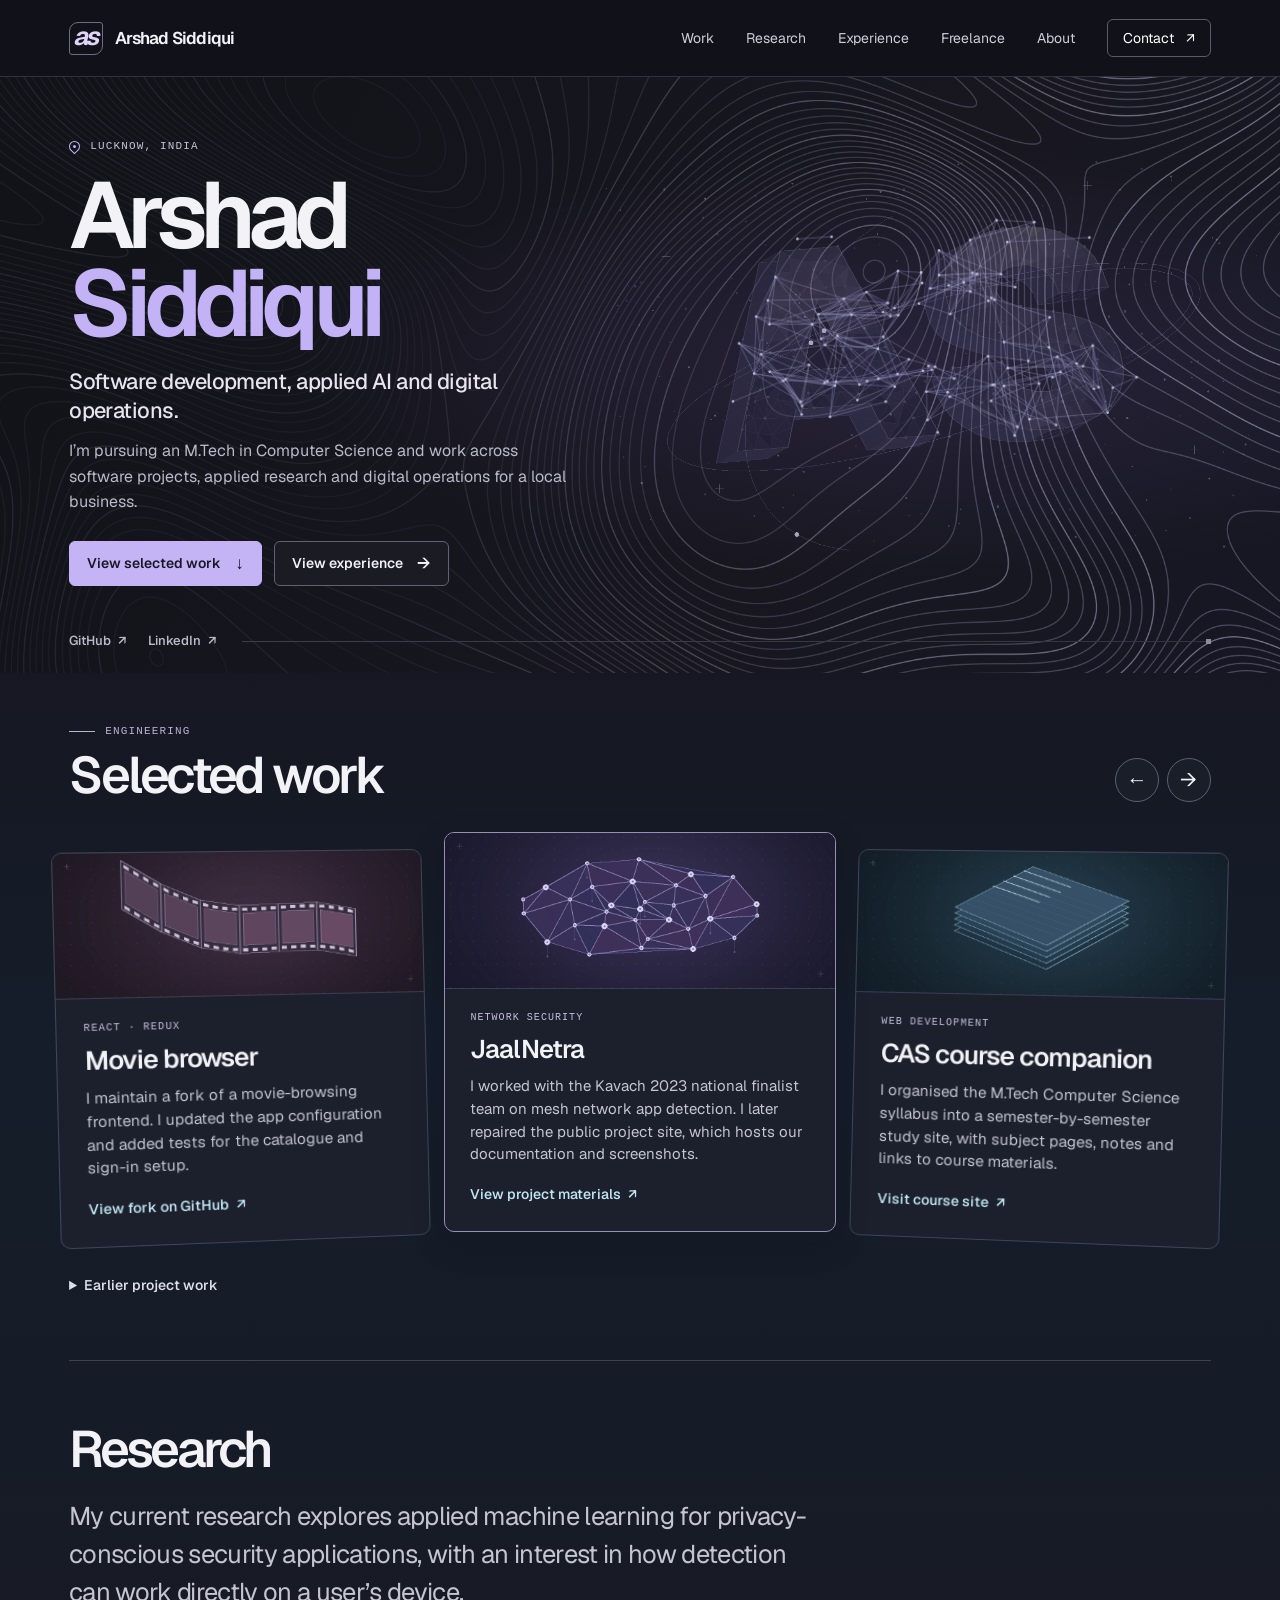
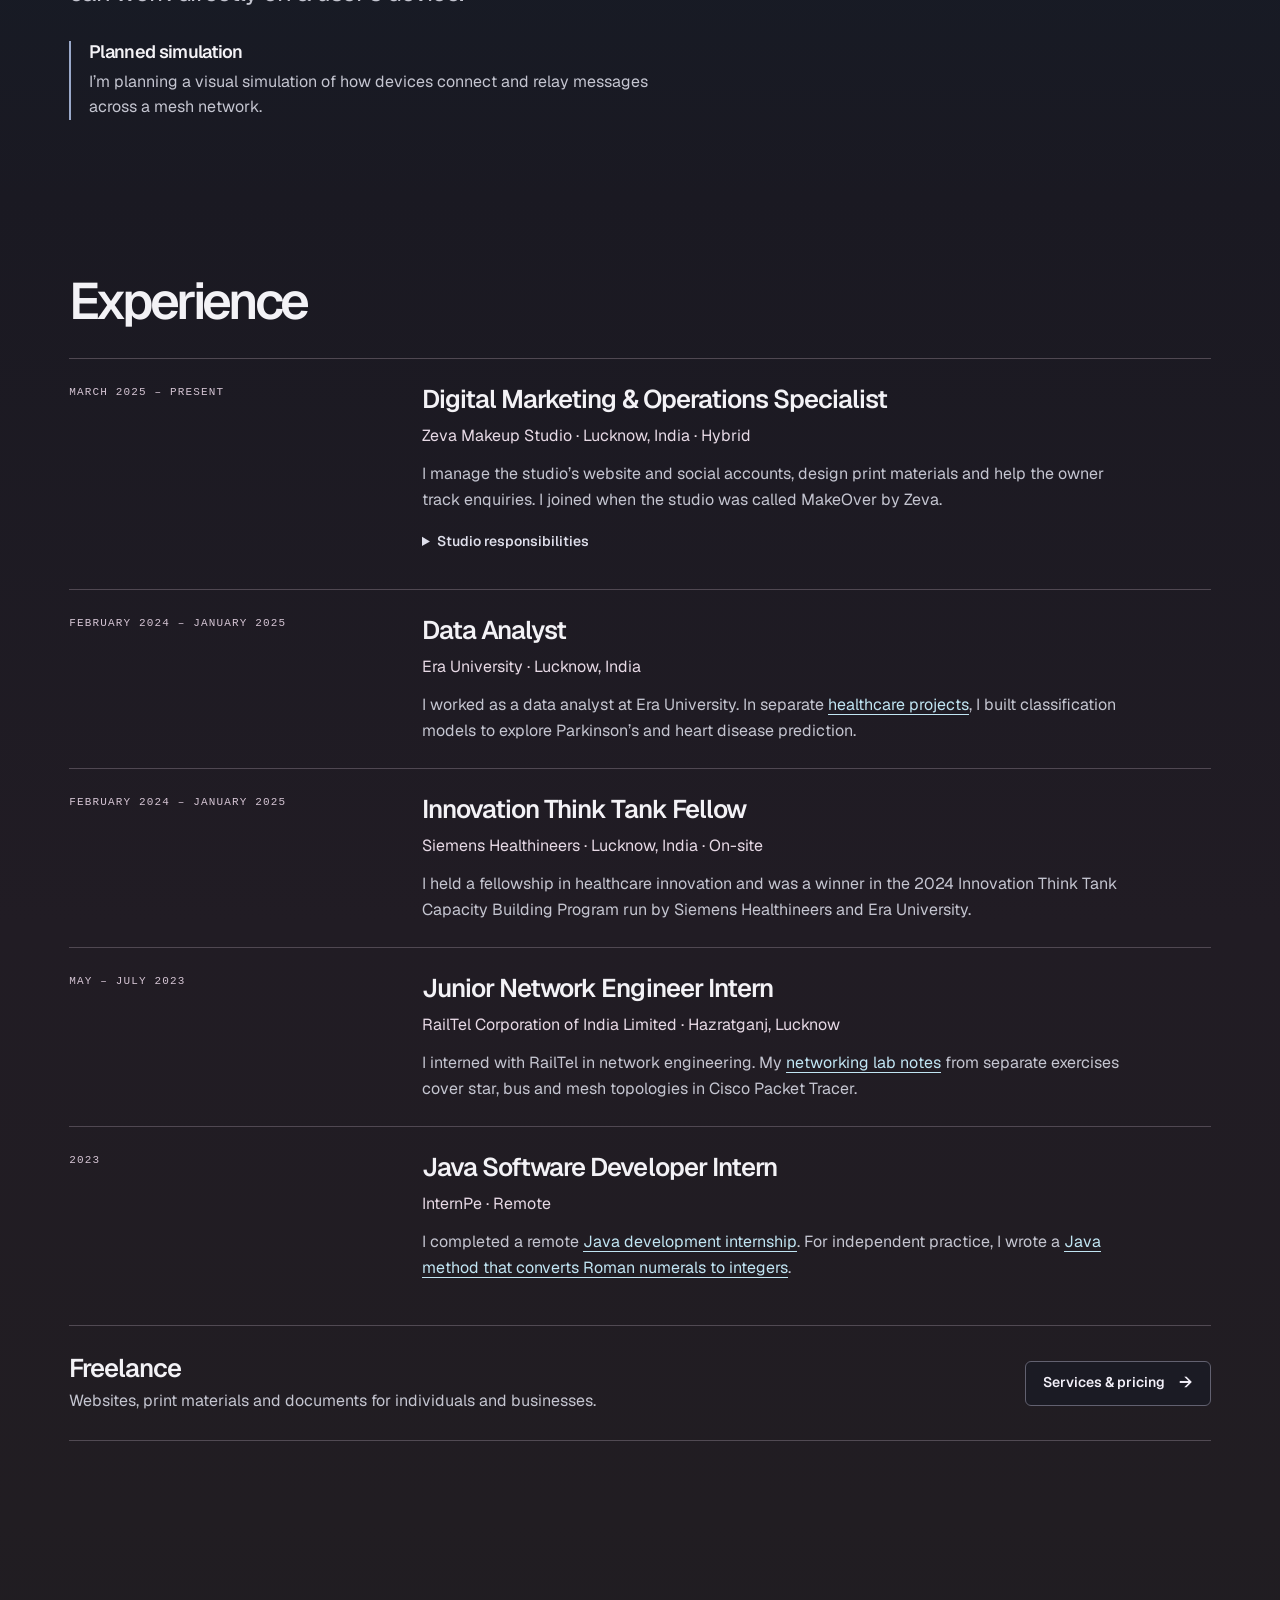
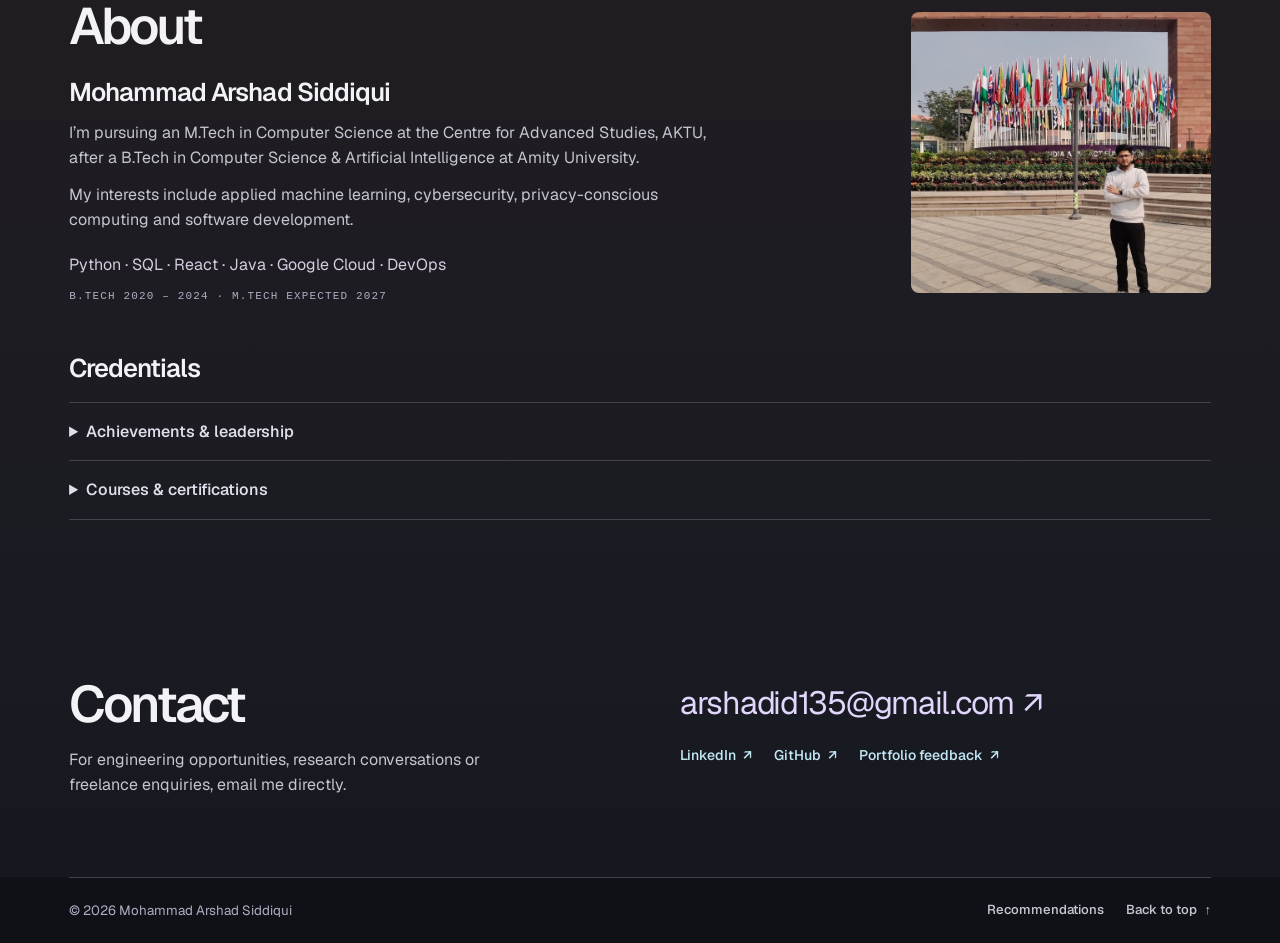
<file: index.html>
<!doctype html>
<html lang="en-IN">
<head>
  <meta charset="utf-8">
  <meta name="viewport" content="width=device-width, initial-scale=1">
  <meta name="theme-color" content="#111219">
  <meta name="description" content="Engineering projects, research, professional experience and freelance services by Arshad Siddiqui.">
  <title>Arshad Siddiqui — Software, applied AI and digital operations</title>
  <link rel="icon" href="assets/icon.png">
  <link rel="stylesheet" href="styles.css">
  <script src="site.js" defer></script>
  <script src="art.js" defer></script>
</head>
<body class="home-page" id="top">
  <a class="skip" href="#main">Skip to content</a>
  <header class="masthead">
    <div class="wrap mast-inner">
      <a class="brand" href="#top" aria-label="Arshad Siddiqui, home"><span class="brand-mark" aria-hidden="true">as</span> Arshad Siddiqui</a>
      <button type="button" class="menu-toggle" aria-expanded="false" aria-controls="primary-nav" hidden>Menu <span class="hamburger" aria-hidden="true"></span></button>
      <nav id="primary-nav" aria-label="Main navigation">
        <a href="#work">Work</a>
        <a href="#research">Research</a>
        <a href="#experience">Experience</a>
        <a href="freelance.html">Freelance</a>
        <a href="#about">About</a>
        <a href="#contact" class="nav-contact">Contact <span aria-hidden="true">↗</span></a>
      </nav>
    </div>
  </header>
  <main id="main">
    <section class="hero" aria-labelledby="hero-title">
      <div class="terrain" aria-hidden="true"><img src="assets/contours.webp" alt="" width="2000" height="1000"><canvas hidden></canvas></div>
      <div class="wrap hero-inner">
        <div class="hero-copy">
          <p class="location"><span class="locator" aria-hidden="true"></span> Lucknow, India</p>
          <h1 id="hero-title">Arshad<br><span>Siddiqui</span></h1>
          <p class="discipline">Software development, applied AI and digital operations.</p>
          <p class="intro">I’m pursuing an M.Tech in Computer Science and work across software projects, applied research and digital operations for a local business.</p>
          <div class="actions"><a class="button primary" href="#work">View selected work <span aria-hidden="true">↓</span></a><a class="button" href="#experience">View experience <span aria-hidden="true">→</span></a></div>
        </div>
        <div class="hero-art" aria-hidden="true">
          <img class="monogram" src="assets/monogram.webp" width="1240" height="840" alt="" fetchpriority="high">
          <canvas class="formation" width="620" height="420"></canvas>
        </div>
      </div>
      <div class="wrap hero-foot"><div><a class="text-link" href="https://github.com/Arshad9999">GitHub <span aria-hidden="true">↗</span></a><a class="text-link" href="https://www.linkedin.com/in/md-arshad-siddiqui/">LinkedIn <span aria-hidden="true">↗</span></a></div><span class="technical-line" aria-hidden="true"></span></div>
    </section>
    <div class="work-research">
      <div class="ribbon-lane" aria-hidden="true"><div class="ribbon-pin"><img src="assets/ribbon.webp" alt="" width="600" height="400" loading="lazy"><canvas width="600" height="400"></canvas></div></div>
      <section class="wrap work" id="work" aria-labelledby="work-title">
        <div class="section-head"><div><p class="section-kicker">Engineering</p><h2 id="work-title">Selected work</h2></div>
          <div class="gallery-controls" hidden><button type="button" data-step="-1" aria-label="Previous project">←</button><button type="button" data-step="1" aria-label="Next project">→</button></div>
        </div>
        <div class="gallery" role="region" aria-label="Selected engineering projects">
          <article class="project-card">
            <img class="project-art" src="assets/jaalnetra.webp" width="1080" height="432" loading="lazy" alt="">
            <div class="project-copy">
              <p class="meta">Network security</p>
              <h3>JaalNetra</h3>
              <p>I worked with the Kavach 2023 national finalist team on mesh network app detection. I later repaired the public project site, which hosts our documentation and screenshots.</p>
              <a class="text-link" href="https://github.com/Arshad9999/JaalNetra">View project materials <span aria-hidden="true">↗</span></a>
            </div>
            <button type="button" class="select-card" aria-label="Select JaalNetra" hidden></button>
          </article>
          <article class="project-card">
            <img class="project-art" src="assets/course-companion.webp" width="1080" height="432" loading="lazy" alt="">
            <div class="project-copy">
              <p class="meta">Web development</p>
              <h3>CAS course companion</h3>
              <p>I organised the M.Tech Computer Science syllabus into a semester-by-semester study site, with subject pages, notes and links to course materials.</p>
              <a class="text-link" href="https://arshad9999.github.io/MTech-Cse-CAS-Course/">Visit course site <span aria-hidden="true">↗</span></a>
            </div>
            <button type="button" class="select-card" aria-label="Select CAS course companion" hidden></button>
          </article>
          <article class="project-card">
            <img class="project-art" src="assets/movie-browser.webp" width="1080" height="432" loading="lazy" alt="">
            <div class="project-copy">
              <p class="meta">React · Redux</p>
              <h3>Movie browser</h3>
              <p>I maintain a fork of a movie-browsing frontend. I updated the app configuration and added tests for the catalogue and sign-in setup.</p>
              <a class="text-link" href="https://github.com/Arshad9999/netflix2.0">View fork on GitHub <span aria-hidden="true">↗</span></a>
            </div>
            <button type="button" class="select-card" aria-label="Select Movie browser" hidden></button>
          </article>
        </div>
        <p class="sr-only gallery-status" aria-live="polite" aria-atomic="true"></p>
        <details class="earlier"><summary>Earlier project work</summary><p>I explored resource allocation for a Ministry of Steel supply-chain problem in the Smart India Hackathon, and machine learning classification for Parkinson’s and heart disease prediction.</p></details>
      </section>
      <section class="research wrap" id="research">
        <div class="research-copy"><h2>Research</h2>
          <p class="lead">My current research explores applied machine learning for privacy-conscious security applications, with an interest in how detection can work directly on a user’s device.</p>
          <div class="planned"><h3>Planned simulation</h3><p>I’m planning a visual simulation of how devices connect and relay messages across a mesh network.</p></div>
        </div>
      </section>
    </div>
    <section class="experience section" id="experience">
      <div class="wrap"><span id="journey"></span><h2>Experience</h2>
        <article class="role">
          <span class="meta">March 2025 – Present</span>
          <div><h3>Digital Marketing &amp; Operations Specialist</h3>
            <p class="employer">Zeva Makeup Studio · Lucknow, India · Hybrid</p>
            <p class="role-summary">I manage the studio’s website and social accounts, design print materials and help the owner track enquiries. I joined when the studio was called MakeOver by Zeva.</p>
            <details class="role-details"><summary>Studio responsibilities</summary>
            <dl class="scope">
              <div><dt>Brand and campaign materials</dt><dd>I design business cards, loyalty cards, service menus, grand-opening invitations, promotional posters and event banners.</dd></div>
              <div><dt>Website and search</dt><dd>I manage the website, update services and content, maintain enquiry forms and work on SEO.</dd></div>
              <div><dt>Social media</dt><dd>I manage accounts and content across Instagram, Facebook, LinkedIn and YouTube.</dd></div>
              <div><dt>Digital operations</dt><dd>I manage form responses, maintain Excel trackers, prepare documents and support the owner’s routine online work.</dd></div>
            </dl>
            </details>
          </div>
        </article>
        <article class="role">
          <span class="meta">February 2024 – January 2025</span>
          <div><h3>Data Analyst</h3>
            <p class="employer">Era University · Lucknow, India</p>
            <p class="role-summary">I worked as a data analyst at Era University. In separate <a href="https://www.linkedin.com/feed/update/urn:li:activity:7444291752909303808/">healthcare projects</a>, I built classification models to explore Parkinson’s and heart disease prediction.</p>
          </div>
        </article>
        <article class="role">
          <span class="meta">February 2024 – January 2025</span>
          <div><h3>Innovation Think Tank Fellow</h3>
            <p class="employer">Siemens Healthineers · Lucknow, India · On-site</p>
            <p class="role-summary">I held a fellowship in healthcare innovation and was a winner in the 2024 Innovation Think Tank Capacity Building Program run by Siemens Healthineers and Era University.</p>
          </div>
        </article>
        <article class="role">
          <span class="meta">May – July 2023</span>
          <div><h3>Junior Network Engineer Intern</h3>
            <p class="employer">RailTel Corporation of India Limited · Hazratganj, Lucknow</p>
            <p class="role-summary">I interned with RailTel in network engineering. My <a href="https://github.com/Arshad9999/IoT-InternetofThings">networking lab notes</a> from separate exercises cover star, bus and mesh topologies in Cisco Packet Tracer.</p>
          </div>
        </article>
        <article class="role">
          <span class="meta">2023</span>
          <div><h3>Java Software Developer Intern</h3>
            <p class="employer">InternPe · Remote</p>
            <p class="role-summary">I completed a remote <a href="https://github.com/Arshad9999/InternPeJavaDevelopment">Java development internship</a>. For independent practice, I wrote a <a href="https://github.com/Arshad9999/LetsLearnGit/blob/master/RomantoInteger.java">Java method that converts Roman numerals to integers</a>.</p>
          </div>
        </article>
        <div class="freelance-band"><div><h3>Freelance</h3><p>Websites, print materials and documents for individuals and businesses.</p></div><a class="button" href="freelance.html">Services &amp; pricing <span aria-hidden="true">→</span></a></div>
      </div>
    </section>
    <section class="section about" id="about"><div class="wrap">
      <div class="bio"><div><h2>About</h2><h3>Mohammad Arshad Siddiqui</h3>
        <p>I’m pursuing an M.Tech in Computer Science at the Centre for Advanced Studies, AKTU, after a B.Tech in Computer Science &amp; Artificial Intelligence at Amity University.</p>
        <p>My interests include applied machine learning, cybersecurity, privacy-conscious computing and software development.</p>
        <p class="tools-list">Python · SQL · React · Java · Google Cloud · DevOps</p>
        <p class="meta">B.Tech 2020 – 2024 · M.Tech expected 2027</p></div>
        <div class="portrait">
          <img src="arshad.jpeg" alt="Arshad Siddiqui at Bharat Mandapam in New Delhi" width="320" height="340" loading="lazy">
          <canvas aria-hidden="true" hidden></canvas>
          <button type="button" aria-label="Pull and scatter portrait pixels" hidden></button>
        </div>
      </div>
      <div class="credentials" id="credentials"><h3>Credentials</h3>
        <details><summary>Achievements &amp; leadership</summary><ul class="credential-list">
          <li><strong>National finalist, team project</strong><span>National Kavach Cybersecurity Hackathon 2023</span></li>
          <li><strong>Winner</strong><span>Innovation Think Tank Capacity Building Program 2024 · Siemens Healthineers Global &amp; Era University</span></li>
          <li><strong>2nd runner-up</strong><span>WRO Olympiad · WRO Hellas &amp; Regional Science City</span></li>
          <li><strong>Alumni representative</strong><span>Invited guest of honor at Amity University Convocation</span></li>
          <li><strong>Participant</strong><span>INDIA AI Pre-Summit Engagement 2026</span></li>
          <li><strong>Campus head coordinator</strong><span>Regional Science City, Lucknow campus</span></li>
          <li><strong>Assistant to Dr. Sudhir Srivastava</strong><span>CAS-AKTU, Lucknow</span></li>
        </ul></details>
        <details><summary>Courses &amp; certifications</summary><p>These links open the provider’s course or programme page.</p><ul class="credential-list certifications">
          <li><a href="https://www.coursera.org/professional-certificates/google-data-analytics" target="_blank" rel="noopener noreferrer"><strong>Google Data Analytics Specialization</strong><span>Google &amp; Coursera ↗</span></a></li>
          <li><a href="https://www.coursera.org/professional-certificates/ibm-data-science" target="_blank" rel="noopener noreferrer"><strong>IBM Data Science</strong><span>IBM &amp; Coursera ↗</span></a></li>
          <li><a href="https://www.coursera.org/professional-certificates/meta-front-end-developer" target="_blank" rel="noopener noreferrer"><strong>Meta Front-End Developer</strong><span>Meta &amp; Coursera ↗</span></a></li>
          <li><a href="https://analytics.google.com/analytics/academy/" target="_blank" rel="noopener noreferrer"><strong>Advanced Google Analytics</strong><span>Google Analytics Academy ↗</span></a></li>
          <li><a href="https://www.udemy.com/course/decodingdevops/" target="_blank" rel="noopener noreferrer"><strong>DevOps Beginners to Advanced</strong><span>Udemy ↗</span></a></li>
          <li><a href="https://www.coursera.org/specializations/python-3-programming" target="_blank" rel="noopener noreferrer"><strong>Python 3 Programming Specialization</strong><span>University of Michigan &amp; Coursera ↗</span></a></li>
          <li><a href="https://codered.eccouncil.org/course/ethical-hacking-essentials" target="_blank" rel="noopener noreferrer"><strong>Ethical Hacking Essentials</strong><span>EC-Council ↗</span></a></li>
          <li><a href="https://www.netacad.com/courses/os-it/ndg-linux-essentials" target="_blank" rel="noopener noreferrer"><strong>Linux Training — NDG Linux Essentials</strong><span>Cisco Networking Academy ↗</span></a></li>
        </ul></details>
      </div>
    </div></section>
    <section class="section contact" id="contact"><div class="wrap contact-grid">
      <div><h2>Contact</h2><p>For engineering opportunities, research conversations or freelance enquiries, email me directly.</p></div>
      <div><a class="email" href="mailto:arshadid135@gmail.com">arshadid135@gmail.com <span aria-hidden="true">↗</span></a>
      <div class="links"><a class="text-link" href="https://www.linkedin.com/in/md-arshad-siddiqui/">LinkedIn <span aria-hidden="true">↗</span></a><a class="text-link" href="https://github.com/Arshad9999">GitHub <span aria-hidden="true">↗</span></a><a class="text-link" href="https://docs.google.com/forms/d/e/1FAIpQLSdee4cFiQqP_PG-kN9KWzv3sLzrkK9yNofzLFvuTc5yZTrLYQ/viewform?usp=publish-editor">Portfolio feedback <span aria-hidden="true">↗</span></a></div></div>
    </div></section>
  </main>
  <footer class="wrap site-footer">
    <small>© 2026 Mohammad Arshad Siddiqui</small>
    <div><a href="recommendations.html">Recommendations</a><a href="#top">Back to top <span aria-hidden="true">↑</span></a></div>
  </footer>
</body>
</html>
</file>
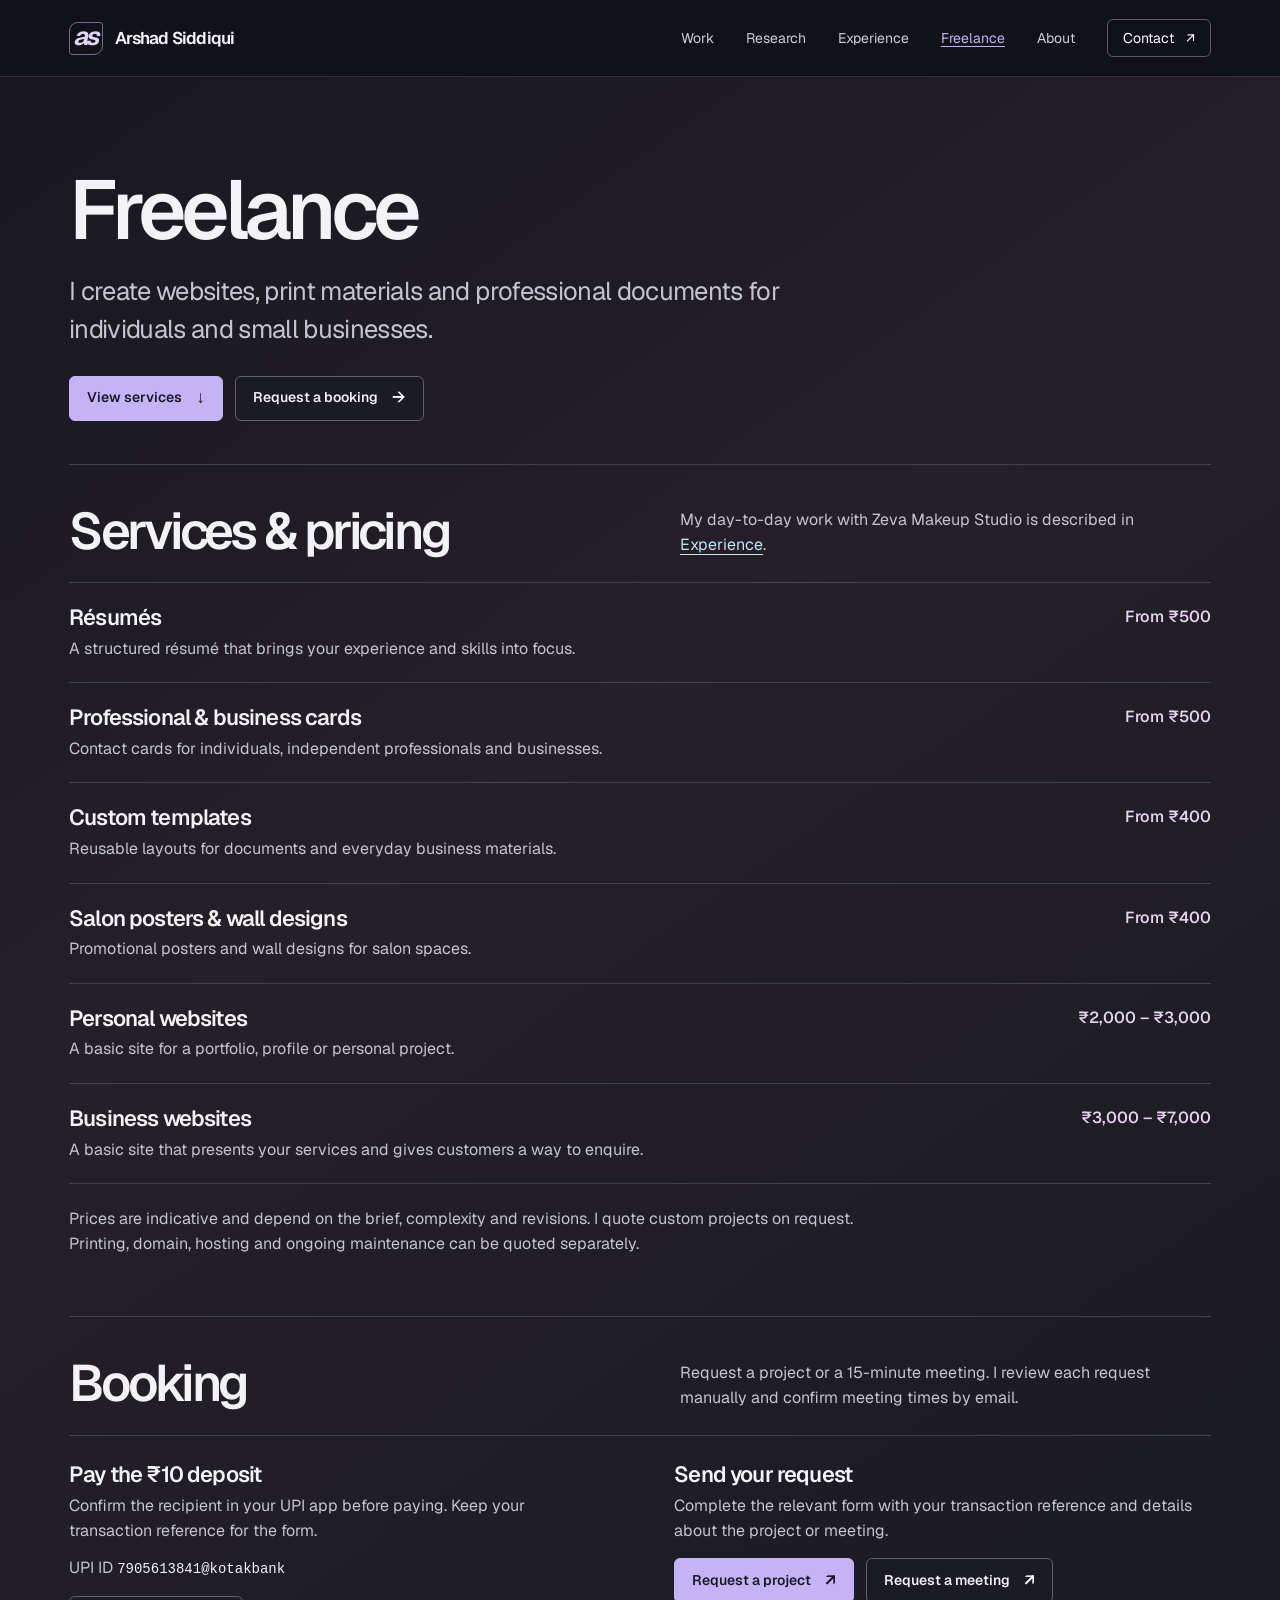
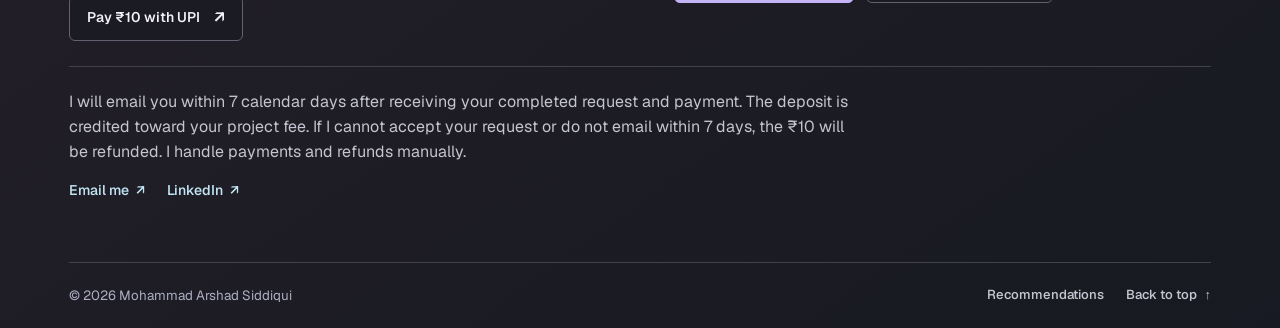
<file: freelance.html>
<!doctype html>
<html lang="en-IN">
<head>
  <meta charset="utf-8">
  <meta name="viewport" content="width=device-width, initial-scale=1">
  <meta name="theme-color" content="#111219">
  <meta name="description" content="Services, indicative pricing and booking terms for freelance projects with Arshad Siddiqui.">
  <title>Freelance services — Arshad Siddiqui</title>
  <link rel="icon" href="assets/icon.png">
  <link rel="stylesheet" href="styles.css">
  <script src="site.js" defer></script>
</head>
<body class="freelance-page" id="top">
  <a class="skip" href="#main">Skip to content</a>
  <header class="masthead">
    <div class="wrap mast-inner">
      <a class="brand" href="index.html" aria-label="Arshad Siddiqui, home"><span class="brand-mark" aria-hidden="true">as</span> Arshad Siddiqui</a>
      <button type="button" class="menu-toggle" aria-expanded="false" aria-controls="primary-nav" hidden>Menu <span class="hamburger" aria-hidden="true"></span></button>
      <nav id="primary-nav" aria-label="Main navigation">
        <a href="index.html#work">Work</a>
        <a href="index.html#research">Research</a>
        <a href="index.html#experience">Experience</a>
        <a href="freelance.html" aria-current="page">Freelance</a>
        <a href="index.html#about">About</a>
        <a href="index.html#contact" class="nav-contact">Contact <span aria-hidden="true">↗</span></a>
      </nav>
    </div>
  </header>
  <main id="main">
    <section class="wrap sub-hero"><h1>Freelance</h1><p class="lead">I create websites, print materials and professional documents for individuals and small businesses.</p>
      <div class="actions"><a class="button primary" href="#services">View services <span aria-hidden="true">↓</span></a><a class="button" href="#booking">Request a booking <span aria-hidden="true">→</span></a></div>
    </section>
    <section id="services" class="wrap sub-section"><div class="split-heading"><h2>Services &amp; pricing</h2><p>My day-to-day work with Zeva Makeup Studio is described in <a href="index.html#experience">Experience</a>.</p></div>
      <div class="service-list">
          <div class="service"><div><h3>Résumés</h3><p>A structured résumé that brings your experience and skills into focus.</p></div><strong>From ₹500</strong></div>
          <div class="service"><div><h3>Professional &amp; business cards</h3><p>Contact cards for individuals, independent professionals and businesses.</p></div><strong>From ₹500</strong></div>
          <div class="service"><div><h3>Custom templates</h3><p>Reusable layouts for documents and everyday business materials.</p></div><strong>From ₹400</strong></div>
          <div class="service"><div><h3>Salon posters &amp; wall designs</h3><p>Promotional posters and wall designs for salon spaces.</p></div><strong>From ₹400</strong></div>
          <div class="service"><div><h3>Personal websites</h3><p>A basic site for a portfolio, profile or personal project.</p></div><strong>₹2,000 – ₹3,000</strong></div>
          <div class="service"><div><h3>Business websites</h3><p>A basic site that presents your services and gives customers a way to enquire.</p></div><strong>₹3,000 – ₹7,000</strong></div>
      </div>
      <p class="fine-print">Prices are indicative and depend on the brief, complexity and revisions. I quote custom projects on request. Printing, domain, hosting and ongoing maintenance can be quoted separately.</p>
    </section>
    <section class="wrap sub-section" id="booking"><div class="split-heading"><h2>Booking</h2><p>Request a project or a 15-minute meeting. I review each request manually and confirm meeting times by email.</p></div>
      <div class="booking-steps"><div><h3>Pay the ₹10 deposit</h3><p>Confirm the recipient in your UPI app before paying. Keep your transaction reference for the form.</p>
        <p class="upi-id">UPI ID <strong>7905613841@kotakbank</strong></p><a class="button" href="upi://pay?pa=7905613841%40kotakbank&amp;pn=Arshad%20Siddiqui&amp;am=10.00&amp;cu=INR&amp;tn=Portfolio%20request">Pay ₹10 with UPI <span aria-hidden="true">↗</span></a></div>
        <div><h3>Send your request</h3><p>Complete the relevant form with your transaction reference and details about the project or meeting.</p>
        <div class="actions"><a class="button primary" href="https://docs.google.com/forms/d/e/1FAIpQLSe_DiUpCImEnojYiLGtkWuIds8uEaWgAtvQnEulRSrrN52GyA/viewform?usp=publish-editor">Request a project <span aria-hidden="true">↗</span></a><a class="button" href="https://docs.google.com/forms/d/e/1FAIpQLSfhErw7_Btnx0k1fu-Rmc5-YOOyW2PBNOAW4xqXbjTUKC-3Kw/viewform?usp=publish-editor">Request a meeting <span aria-hidden="true">↗</span></a></div></div></div>
      <p class="terms">I will email you within 7 calendar days after receiving your completed request and payment. The deposit is credited toward your project fee. If I cannot accept your request or do not email within 7 days, the ₹10 will be refunded. I handle payments and refunds manually.</p>
      <div class="links"><a class="text-link" href="mailto:arshadid135@gmail.com">Email me <span aria-hidden="true">↗</span></a><a class="text-link" href="https://www.linkedin.com/in/md-arshad-siddiqui/">LinkedIn <span aria-hidden="true">↗</span></a></div>
    </section>
  </main>
  <footer class="wrap site-footer">
    <small>© 2026 Mohammad Arshad Siddiqui</small>
    <div><a href="recommendations.html">Recommendations</a><a href="#top">Back to top <span aria-hidden="true">↑</span></a></div>
  </footer>
</body>
</html>
</file>
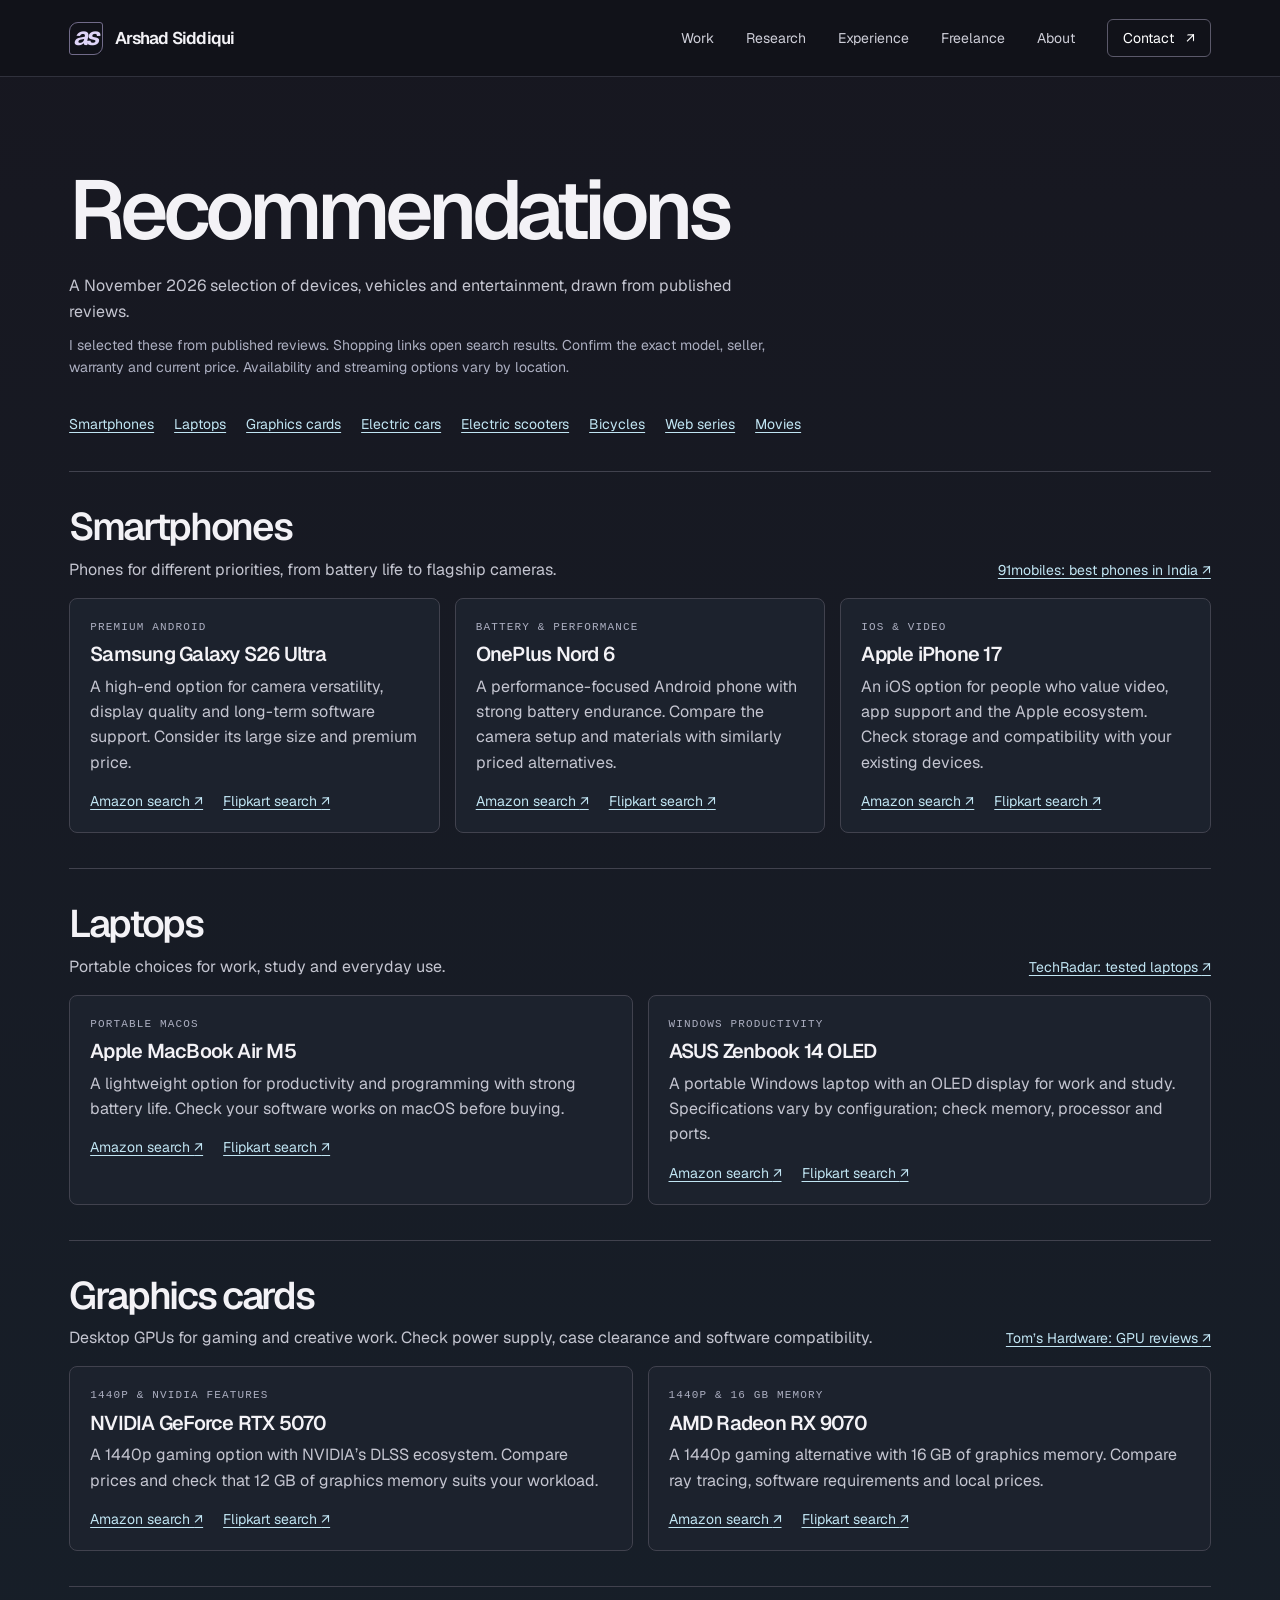
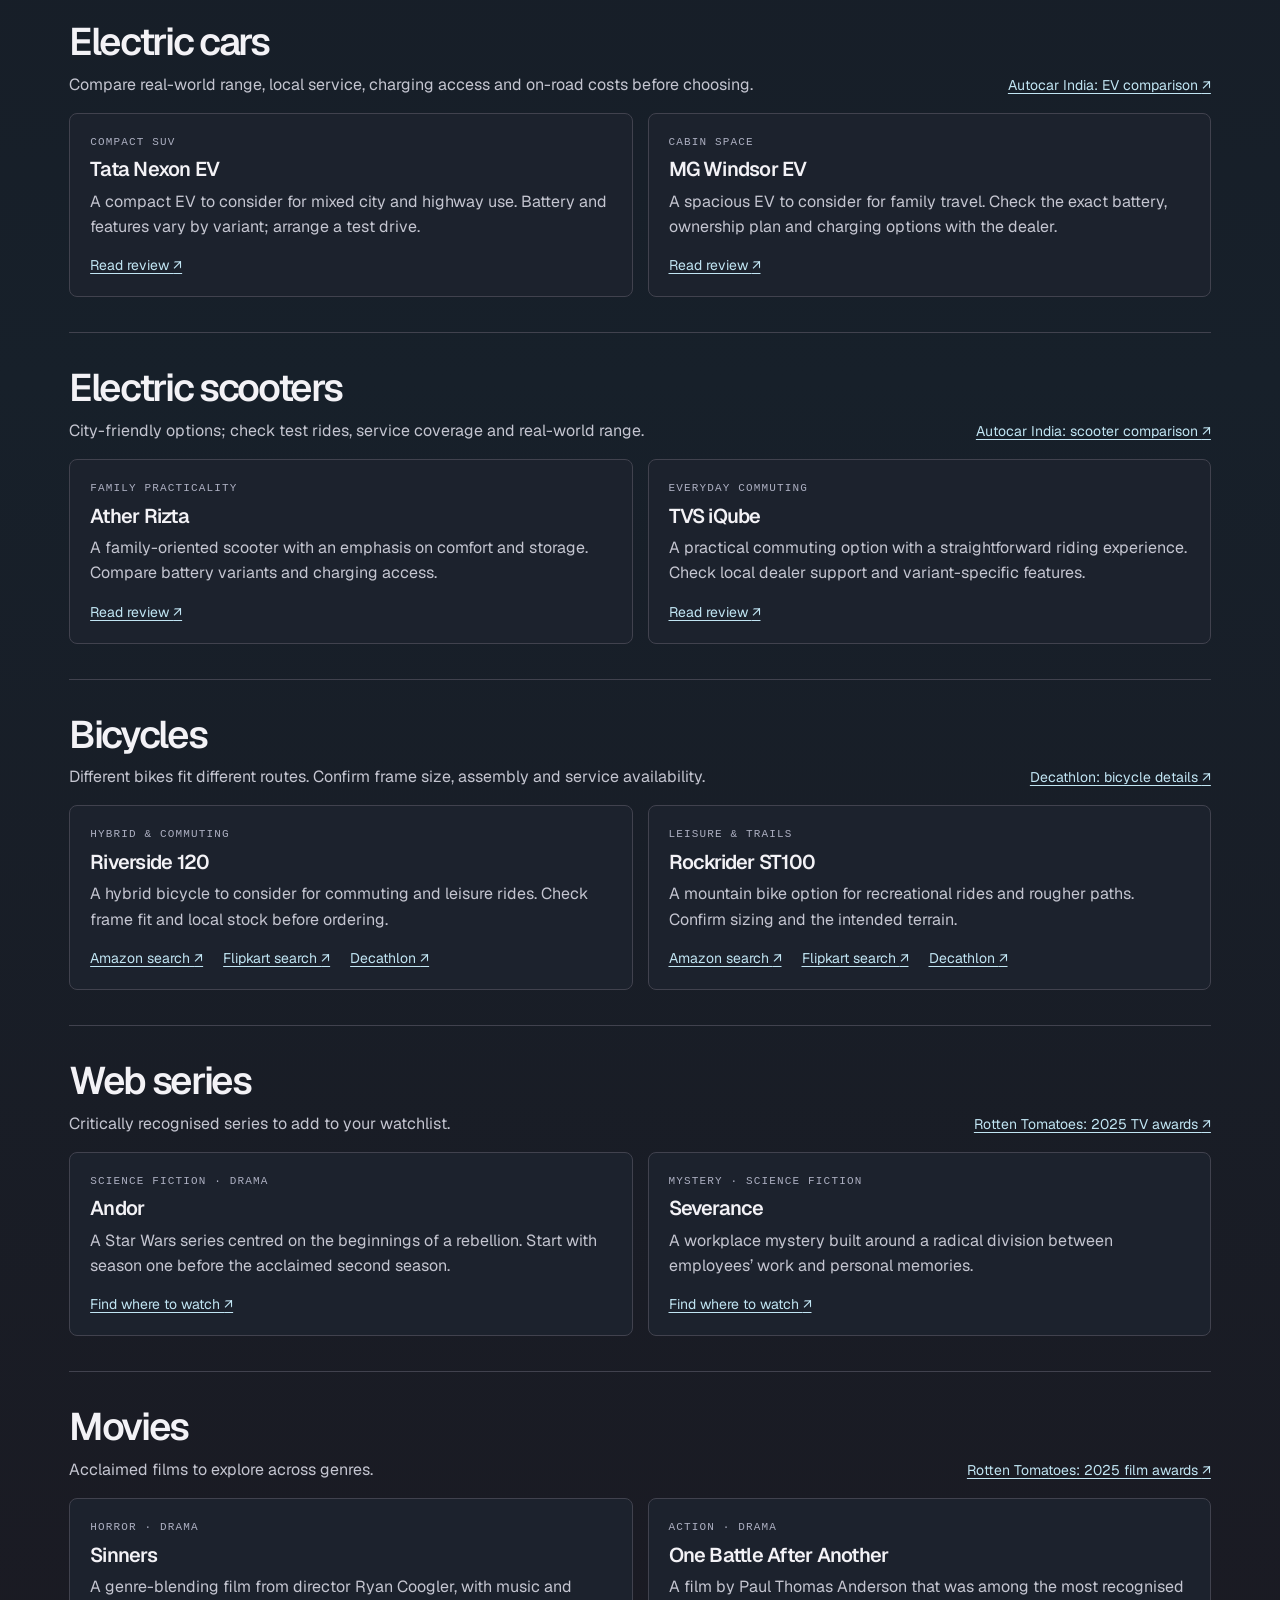
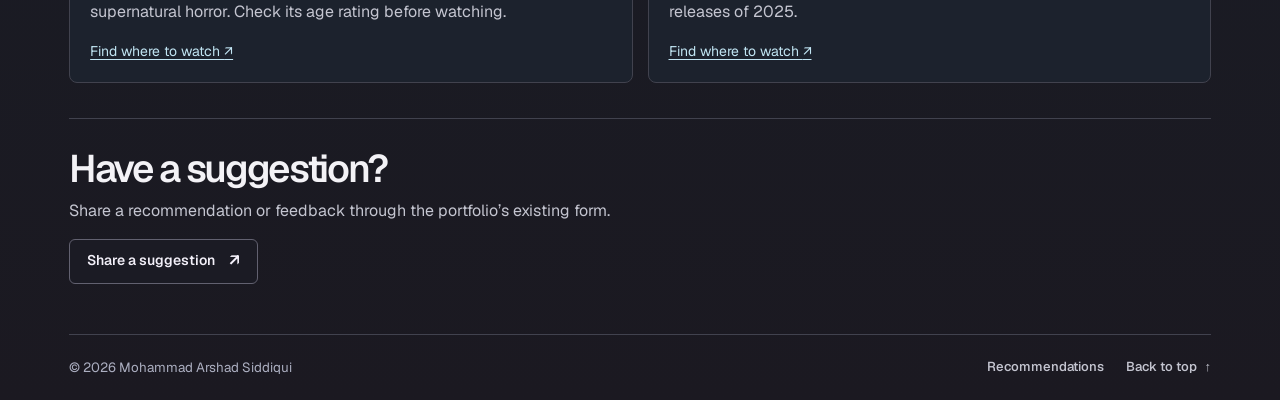
<file: recommendations.html>
<!doctype html>
<html lang="en-IN">
<head>
  <meta charset="utf-8">
  <meta name="viewport" content="width=device-width, initial-scale=1">
  <meta name="theme-color" content="#111219">
  <meta name="description" content="A researched selection of technology, electric vehicles, bicycles, series and films.">
  <title>Recommendations — Arshad Siddiqui</title>
  <link rel="icon" href="assets/icon.png">
  <link rel="stylesheet" href="styles.css">
  <script src="site.js" defer></script>
</head>
<body class="recommendations-page" id="top">
  <a class="skip" href="#main">Skip to content</a>
  <header class="masthead">
    <div class="wrap mast-inner">
      <a class="brand" href="index.html" aria-label="Arshad Siddiqui, home"><span class="brand-mark" aria-hidden="true">as</span> Arshad Siddiqui</a>
      <button type="button" class="menu-toggle" aria-expanded="false" aria-controls="primary-nav" hidden>Menu <span class="hamburger" aria-hidden="true"></span></button>
      <nav id="primary-nav" aria-label="Main navigation">
        <a href="index.html#work">Work</a>
        <a href="index.html#research">Research</a>
        <a href="index.html#experience">Experience</a>
        <a href="freelance.html">Freelance</a>
        <a href="index.html#about">About</a>
        <a href="index.html#contact" class="nav-contact">Contact <span aria-hidden="true">↗</span></a>
      </nav>
    </div>
  </header>
<main id="main">
<div class="rec-wrap">
<div class="rec-intro"><h1>Recommendations</h1><p>A November 2026 selection of devices, vehicles and entertainment, drawn from published reviews.</p><p class="rec-notice">I selected these from published reviews. Shopping links open search results. Confirm the exact model, seller, warranty and current price. Availability and streaming options vary by location.</p></div>
<nav class="rec-nav" aria-label="Recommendation categories"><a href="#phones">Smartphones</a><a href="#laptops">Laptops</a><a href="#gpus">Graphics cards</a><a href="#cars">Electric cars</a><a href="#scooters">Electric scooters</a><a href="#bicycles">Bicycles</a><a href="#series">Web series</a><a href="#movies">Movies</a></nav>
<section class="rec-section" id="phones" aria-labelledby="phones-title">
<div class="rec-heading">
<div><h2 id="phones-title">Smartphones</h2><p>Phones for different priorities, from battery life to flagship cameras.</p></div>
<div class="rec-source"><a href="https://www.91mobiles.com/reviews/best-phones-in-india/" target="_blank" rel="noopener noreferrer">91mobiles: best phones in India <span aria-hidden="true">↗</span></a></div></div>
<div class="rec-grid">
<article class="rec-card"><p class="rec-tag">Premium Android</p><h3>Samsung Galaxy S26 Ultra</h3><p>A high-end option for camera versatility, display quality and long-term software support. Consider its large size and premium price.</p>
<div class="rec-links"><a href="https://www.amazon.in/s?k=Samsung+Galaxy+S26+Ultra" target="_blank" rel="noopener noreferrer">Amazon search <span aria-hidden="true">↗</span></a><a href="https://www.flipkart.com/search?q=Samsung+Galaxy+S26+Ultra" target="_blank" rel="noopener noreferrer">Flipkart search <span aria-hidden="true">↗</span></a></div>
</article>
<article class="rec-card"><p class="rec-tag">Battery &amp; performance</p><h3>OnePlus Nord 6</h3><p>A performance-focused Android phone with strong battery endurance. Compare the camera setup and materials with similarly priced alternatives.</p>
<div class="rec-links"><a href="https://www.amazon.in/s?k=OnePlus+Nord+6" target="_blank" rel="noopener noreferrer">Amazon search <span aria-hidden="true">↗</span></a><a href="https://www.flipkart.com/search?q=OnePlus+Nord+6" target="_blank" rel="noopener noreferrer">Flipkart search <span aria-hidden="true">↗</span></a></div>
</article>
<article class="rec-card"><p class="rec-tag">iOS &amp; video</p><h3>Apple iPhone 17</h3><p>An iOS option for people who value video, app support and the Apple ecosystem. Check storage and compatibility with your existing devices.</p>
<div class="rec-links"><a href="https://www.amazon.in/s?k=Apple+iPhone+17" target="_blank" rel="noopener noreferrer">Amazon search <span aria-hidden="true">↗</span></a><a href="https://www.flipkart.com/search?q=Apple+iPhone+17" target="_blank" rel="noopener noreferrer">Flipkart search <span aria-hidden="true">↗</span></a></div>
</article></div>
</section>
<section class="rec-section" id="laptops" aria-labelledby="laptops-title">
<div class="rec-heading">
<div><h2 id="laptops-title">Laptops</h2><p>Portable choices for work, study and everyday use.</p></div>
<div class="rec-source"><a href="https://www.techradar.com/news/mobile-computing/laptops/best-laptops-1304361" target="_blank" rel="noopener noreferrer">TechRadar: tested laptops <span aria-hidden="true">↗</span></a></div></div>
<div class="rec-grid">
<article class="rec-card"><p class="rec-tag">Portable macOS</p><h3>Apple MacBook Air M5</h3><p>A lightweight option for productivity and programming with strong battery life. Check your software works on macOS before buying.</p>
<div class="rec-links"><a href="https://www.amazon.in/s?k=Apple+MacBook+Air+M5" target="_blank" rel="noopener noreferrer">Amazon search <span aria-hidden="true">↗</span></a><a href="https://www.flipkart.com/search?q=Apple+MacBook+Air+M5" target="_blank" rel="noopener noreferrer">Flipkart search <span aria-hidden="true">↗</span></a></div>
</article>
<article class="rec-card"><p class="rec-tag">Windows productivity</p><h3>ASUS Zenbook 14 OLED</h3><p>A portable Windows laptop with an OLED display for work and study. Specifications vary by configuration; check memory, processor and ports.</p>
<div class="rec-links"><a href="https://www.amazon.in/s?k=ASUS+Zenbook+14+OLED" target="_blank" rel="noopener noreferrer">Amazon search <span aria-hidden="true">↗</span></a><a href="https://www.flipkart.com/search?q=ASUS+Zenbook+14+OLED" target="_blank" rel="noopener noreferrer">Flipkart search <span aria-hidden="true">↗</span></a></div>
</article></div>
</section>
<section class="rec-section" id="gpus" aria-labelledby="gpus-title">
<div class="rec-heading">
<div><h2 id="gpus-title">Graphics cards</h2><p>Desktop GPUs for gaming and creative work. Check power supply, case clearance and software compatibility.</p></div>
<div class="rec-source"><a href="https://www.tomshardware.com/reviews/best-gpus,4380.html" target="_blank" rel="noopener noreferrer">Tom’s Hardware: GPU reviews <span aria-hidden="true">↗</span></a></div></div>
<div class="rec-grid">
<article class="rec-card"><p class="rec-tag">1440p &amp; NVIDIA features</p><h3>NVIDIA GeForce RTX 5070</h3><p>A 1440p gaming option with NVIDIA’s DLSS ecosystem. Compare prices and check that 12 GB of graphics memory suits your workload.</p>
<div class="rec-links"><a href="https://www.amazon.in/s?k=GeForce+RTX+5070+graphics+card" target="_blank" rel="noopener noreferrer">Amazon search <span aria-hidden="true">↗</span></a><a href="https://www.flipkart.com/search?q=GeForce+RTX+5070+graphics+card" target="_blank" rel="noopener noreferrer">Flipkart search <span aria-hidden="true">↗</span></a></div>
</article>
<article class="rec-card"><p class="rec-tag">1440p &amp; 16 GB memory</p><h3>AMD Radeon RX 9070</h3><p>A 1440p gaming alternative with 16 GB of graphics memory. Compare ray tracing, software requirements and local prices.</p>
<div class="rec-links"><a href="https://www.amazon.in/s?k=Radeon+RX+9070+graphics+card" target="_blank" rel="noopener noreferrer">Amazon search <span aria-hidden="true">↗</span></a><a href="https://www.flipkart.com/search?q=Radeon+RX+9070+graphics+card" target="_blank" rel="noopener noreferrer">Flipkart search <span aria-hidden="true">↗</span></a></div>
</article></div>
</section>
<section class="rec-section" id="cars" aria-labelledby="cars-title">
<div class="rec-heading">
<div><h2 id="cars-title">Electric cars</h2><p>Compare real-world range, local service, charging access and on-road costs before choosing.</p></div>
<div class="rec-source"><a href="https://www.autocarindia.com/advice/tata-punch-ev-vs-nexon-ev-vs-mg-windsor-which-best-choice-442882" target="_blank" rel="noopener noreferrer">Autocar India: EV comparison <span aria-hidden="true">↗</span></a></div></div>
<div class="rec-grid">
<article class="rec-card"><p class="rec-tag">Compact SUV</p><h3>Tata Nexon EV</h3><p>A compact EV to consider for mixed city and highway use. Battery and features vary by variant; arrange a test drive.</p>
<div class="rec-links"><a href="https://www.autocarindia.com/cars/tata/nexon-ev" target="_blank" rel="noopener noreferrer">Read review <span aria-hidden="true">↗</span></a></div>
</article>
<article class="rec-card"><p class="rec-tag">Cabin space</p><h3>MG Windsor EV</h3><p>A spacious EV to consider for family travel. Check the exact battery, ownership plan and charging options with the dealer.</p>
<div class="rec-links"><a href="https://www.autocarindia.com/advice/tata-punch-ev-vs-nexon-ev-vs-mg-windsor-which-best-choice-442882" target="_blank" rel="noopener noreferrer">Read review <span aria-hidden="true">↗</span></a></div>
</article></div>
</section>
<section class="rec-section" id="scooters" aria-labelledby="scooters-title">
<div class="rec-heading">
<div><h2 id="scooters-title">Electric scooters</h2><p>City-friendly options; check test rides, service coverage and real-world range.</p></div>
<div class="rec-source"><a href="https://www.autocarindia.com/advice/ather-rizta-vs-tvs-iqube-which-eleccxffcwtric-scooter-to-choose-for-daily-45km-commute-and-real-world-range-448453" target="_blank" rel="noopener noreferrer">Autocar India: scooter comparison <span aria-hidden="true">↗</span></a></div></div>
<div class="rec-grid">
<article class="rec-card"><p class="rec-tag">Family practicality</p><h3>Ather Rizta</h3><p>A family-oriented scooter with an emphasis on comfort and storage. Compare battery variants and charging access.</p>
<div class="rec-links"><a href="https://www.autocarindia.com/bikes/ather/rizta" target="_blank" rel="noopener noreferrer">Read review <span aria-hidden="true">↗</span></a></div>
</article>
<article class="rec-card"><p class="rec-tag">Everyday commuting</p><h3>TVS iQube</h3><p>A practical commuting option with a straightforward riding experience. Check local dealer support and variant-specific features.</p>
<div class="rec-links"><a href="https://www.autocarindia.com/bikes/tvs/iqube" target="_blank" rel="noopener noreferrer">Read review <span aria-hidden="true">↗</span></a></div>
</article></div>
</section>
<section class="rec-section" id="bicycles" aria-labelledby="bicycles-title">
<div class="rec-heading">
<div><h2 id="bicycles-title">Bicycles</h2><p>Different bikes fit different routes. Confirm frame size, assembly and service availability.</p></div>
<div class="rec-source"><a href="https://www.decathlon.in/c/hybrid-cycles-25546" target="_blank" rel="noopener noreferrer">Decathlon: bicycle details <span aria-hidden="true">↗</span></a></div></div>
<div class="rec-grid">
<article class="rec-card"><p class="rec-tag">Hybrid &amp; commuting</p><h3>Riverside 120</h3><p>A hybrid bicycle to consider for commuting and leisure rides. Check frame fit and local stock before ordering.</p>
<div class="rec-links"><a href="https://www.amazon.in/s?k=Riverside+120+hybrid+bicycle" target="_blank" rel="noopener noreferrer">Amazon search <span aria-hidden="true">↗</span></a><a href="https://www.flipkart.com/search?q=Riverside+120+hybrid+bicycle" target="_blank" rel="noopener noreferrer">Flipkart search <span aria-hidden="true">↗</span></a><a href="https://www.decathlon.in/c/hybrid-cycles-25546" target="_blank" rel="noopener noreferrer">Decathlon <span aria-hidden="true">↗</span></a></div>
</article>
<article class="rec-card"><p class="rec-tag">Leisure &amp; trails</p><h3>Rockrider ST100</h3><p>A mountain bike option for recreational rides and rougher paths. Confirm sizing and the intended terrain.</p>
<div class="rec-links"><a href="https://www.amazon.in/s?k=Rockrider+ST100+bicycle" target="_blank" rel="noopener noreferrer">Amazon search <span aria-hidden="true">↗</span></a><a href="https://www.flipkart.com/search?q=Rockrider+ST100+bicycle" target="_blank" rel="noopener noreferrer">Flipkart search <span aria-hidden="true">↗</span></a><a href="https://www.decathlon.in/p/8513761/mountain-bikes/mountain-bike-rockrider-st100-grey-aluminium-frame-21-speed-80mm-suspension" target="_blank" rel="noopener noreferrer">Decathlon <span aria-hidden="true">↗</span></a></div>
</article></div>
</section>
<section class="rec-section" id="series" aria-labelledby="series-title">
<div class="rec-heading">
<div><h2 id="series-title">Web series</h2><p>Critically recognised series to add to your watchlist.</p></div>
<div class="rec-source"><a href="https://editorial.rottentomatoes.com/article/rotten-tomatoes-awards-2025-golden-tomato-awards-winners/" target="_blank" rel="noopener noreferrer">Rotten Tomatoes: 2025 TV awards <span aria-hidden="true">↗</span></a></div></div>
<div class="rec-grid">
<article class="rec-card"><p class="rec-tag">Science fiction · drama</p><h3>Andor</h3><p>A Star Wars series centred on the beginnings of a rebellion. Start with season one before the acclaimed second season.</p>
<div class="rec-links"><a href="https://www.justwatch.com/in/search?q=Andor" target="_blank" rel="noopener noreferrer">Find where to watch <span aria-hidden="true">↗</span></a></div>
</article>
<article class="rec-card"><p class="rec-tag">Mystery · science fiction</p><h3>Severance</h3><p>A workplace mystery built around a radical division between employees’ work and personal memories.</p>
<div class="rec-links"><a href="https://www.justwatch.com/in/search?q=Severance" target="_blank" rel="noopener noreferrer">Find where to watch <span aria-hidden="true">↗</span></a></div>
</article></div>
</section>
<section class="rec-section" id="movies" aria-labelledby="movies-title">
<div class="rec-heading">
<div><h2 id="movies-title">Movies</h2><p>Acclaimed films to explore across genres.</p></div>
<div class="rec-source"><a href="https://editorial.rottentomatoes.com/article/awards-leaderboard-best-movies-of-2025/" target="_blank" rel="noopener noreferrer">Rotten Tomatoes: 2025 film awards <span aria-hidden="true">↗</span></a></div></div>
<div class="rec-grid">
<article class="rec-card"><p class="rec-tag">Horror · drama</p><h3>Sinners</h3><p>A genre-blending film from director Ryan Coogler, with music and supernatural horror. Check its age rating before watching.</p>
<div class="rec-links"><a href="https://www.justwatch.com/in/search?q=Sinners+2025" target="_blank" rel="noopener noreferrer">Find where to watch <span aria-hidden="true">↗</span></a></div>
</article>
<article class="rec-card"><p class="rec-tag">Action · drama</p><h3>One Battle After Another</h3><p>A film by Paul Thomas Anderson that was among the most recognised releases of 2025.</p>
<div class="rec-links"><a href="https://www.justwatch.com/in/search?q=One+Battle+After+Another" target="_blank" rel="noopener noreferrer">Find where to watch <span aria-hidden="true">↗</span></a></div>
</article></div>
</section>
<section class="rec-feedback"><h2>Have a suggestion?</h2><p>Share a recommendation or feedback through the portfolio’s existing form.</p><a class="button" href="https://docs.google.com/forms/d/e/1FAIpQLSdee4cFiQqP_PG-kN9KWzv3sLzrkK9yNofzLFvuTc5yZTrLYQ/viewform?usp=publish-editor" target="_blank" rel="noopener noreferrer">Share a suggestion <span aria-hidden="true">↗</span></a>
</section></div></main>
  <footer class="wrap site-footer">
    <small>© 2026 Mohammad Arshad Siddiqui</small>
    <div><a href="recommendations.html" aria-current="page">Recommendations</a><a href="#top">Back to top <span aria-hidden="true">↑</span></a></div>
  </footer>
</body>
</html>
</file>
<file: styles.css>
@font-face {
  font-family: Geist;
  src: url("assets/geist-latin.woff2") format("woff2");
  font-style: normal;
  font-weight: 100 900;
  font-display: swap;
}
:root {
  color-scheme: dark;
  --ink: #101117;
  --text: #f3f2f6;
  --body: #c4c5d0;
  --quiet: #acafc1;
  --lavender: #c3b3f6;
  --ice: #c1e5f3;
  --line: #41424e;
  --gutter: clamp(20px, 5.4vw, 88px);
  --mono: ui-monospace, "SFMono-Regular", Consolas, monospace;
}
* { box-sizing: border-box; }
html { scroll-padding-top: 20px; }
body { margin: 0; font: 400 16px/1.58 Geist, Arial, sans-serif; color: var(--text); background: var(--ink); }
.wrap, .rec-wrap { width: min(1240px, calc(100% - var(--gutter) * 2)); margin-inline: auto; }
img, canvas { display: block; max-width: 100%; }
a { color: var(--ice); text-underline-offset: .22em; }
a:hover { color: white; }
button { color: inherit; font: inherit; cursor: pointer; }
[hidden] { display: none !important; }
:focus-visible { outline: 3px solid #a4efff; outline-offset: 4px; }
::selection { background: #ac99db; color: #15121e; }
h1, h2, h3, p, dl, dd { margin: 0; }
h1, h2, h3 { text-wrap: balance; }
h1, h2 { font-weight: 575; line-height: 1.03; letter-spacing: -.061em; }
h2 { font-size: clamp(36px, 4vw, 58px); }
h3 { font-size: clamp(20px, 2vw, 29px); line-height: 1.22; font-weight: 580; letter-spacing: -.038em; }
p, dd { color: var(--body); }
.sr-only, .skip:not(:focus) { position: absolute; height: 1px; width: 1px; padding: 0; overflow: hidden; clip-path: inset(50%); white-space: nowrap; }
.skip:focus { position: fixed; left: 1rem; top: 1rem; z-index: 10; background: var(--ink); padding: .7rem 1rem; }
.masthead { background: #111219; border-bottom: 1px solid #30313c; position: relative; z-index: 5; }
.mast-inner { min-height: 76px; display: flex; align-items: center; justify-content: space-between; gap: 26px; }
.brand { color: var(--text); display: inline-flex; align-items: center; gap: 12px; text-decoration: none; font-size: 17px; font-weight: 620; letter-spacing: -.045em; white-space: nowrap; }
.brand-mark { width: 34px; height: 33px; border: 1px solid #716b89; color: #dfd5f7; border-radius: 9px 3px; display: grid; place-items: center; line-height: 1; padding-right: 4px; padding-bottom: 3px; font-size: 25px; font-style: italic; letter-spacing: -.13em; font-weight: 650; }
#primary-nav { display: flex; align-items: center; gap: clamp(17px, 2.5vw, 37px); }
#primary-nav a { min-height: 44px; display: inline-flex; align-items: center; font-size: 14px; color: #ceced8; text-decoration: none; }
#primary-nav a:hover, #primary-nav a[aria-current] { color: var(--lavender); text-decoration: underline; }
#primary-nav .nav-contact { min-height: 38px; gap: 12px; padding: 4px 15px; border: 1px solid #5b596a; border-radius: 6px; color: white; }
.menu-toggle { display: none; }
.hero {
  background: radial-gradient(ellipse at 73% 48%, #28233a 0%, transparent 48%), linear-gradient(120deg,#121319 10%,#181720 65%,#151723 100%);
  position: relative; overflow: clip;
}
.terrain { position: absolute; inset: 0; pointer-events: none; mask-image: linear-gradient(98deg, #0003 0%, #0002 32%, #000b 70%, #000e); }
.terrain img, .terrain canvas { position: absolute; inset: 0; width: 100%; height: 100%; }
.terrain img { object-fit: cover; object-position: 68% center; }
.terrain.active img { visibility: hidden; }
.hero-inner { display: grid; grid-template-columns: 1fr 1fr; align-items: center; position: relative; padding-block: clamp(42px,4.8vw,74px) clamp(32px,3.5vw,58px); }
.hero-copy { z-index: 1; }
.location, .meta, .section-kicker, .rec-tag { font: 500 11px/1.5 var(--mono); text-transform: uppercase; letter-spacing: .105em; color: var(--quiet); }
.location { display: flex; align-items: center; gap: 10px; color: #c9c2d9; }
.locator { width: 11px; height: 11px; display: inline-block; border: 1px solid var(--lavender); border-radius: 50% 50% 50% 0; transform: rotate(-45deg); position: relative; }
.locator::after { content: ""; position: absolute; inset: 3px; background: var(--lavender); border-radius: 50%; }
.hero h1 { margin: 17px 0 19px; font-size: clamp(78px, 7.3vw, 115px); line-height: .94; letter-spacing: -.072em; font-weight: 620; }
.hero h1 span { color: var(--lavender); }
.discipline { font-size: clamp(19px,1.7vw,25px); line-height: 1.35; color: #e8e5ef; max-width: 500px; letter-spacing: -.025em; font-weight: 480; }
.intro { color: #b9b9c9; margin-top: 13px; max-width: 500px; line-height: 1.58; }
.actions, .links { display: flex; flex-wrap: wrap; gap: 12px; align-items: center; }
.hero .actions, .sub-hero .actions { margin-top: 27px; }
.button { display: inline-flex; min-height: 45px; align-items: center; justify-content: center; gap: 14px; border: 1px solid #626170; border-radius: 6px; padding: 9px 17px; color: #f3f0f9; background: #1b1b24; font-size: 14px; font-weight: 570; line-height: 1.4; text-decoration: none; }
.button span { font-size: 17px; }
.button:hover { background: #302d3d; border-color: #a398ba; }
.button.primary { background: #c5b4f5; border-color: #c5b4f5; color: #191625; }
.button.primary:hover { background: #ddd0ff; }
.hero-art { width: 114%; margin-left: -6%; position: relative; aspect-ratio: 620/420; pointer-events: none; background: url("assets/construction.webp") center/contain no-repeat; }
.hero-art img, .hero-art canvas { position: absolute; inset: 0; width: 100%; height: 100%; }
.hero-foot { position: relative; display: flex; align-items: center; gap: 26px; padding-bottom: 22px; }
.hero-foot > div, .links { display: flex; gap: 22px; }
.text-link, .site-footer a { display: inline-flex; align-items: center; gap: 7px; color: var(--ice); font-weight: 540; font-size: 14px; text-decoration: none; }
.text-link:hover, .site-footer a:hover { text-decoration: underline; }
.hero-foot .text-link { color: #bcbac9; font-size: 13px; }
.technical-line { display: block; flex: 1; height: 1px; background: linear-gradient(90deg,#403e4b,#33333f); position: relative; }
.technical-line::after { content: ""; position: absolute; right: 0; bottom: -2px; background: #918b9e; width: 5px; height: 5px; }
.work-research { background: linear-gradient(#161722,#141d29 31%,#151c27 65%,#1a1922); position: relative; isolation: isolate; overflow: clip; }
.work { padding-block: 50px 52px; position: relative; }
.section-head { display: flex; align-items: end; justify-content: space-between; gap: 20px; margin-bottom: 30px; }
.section-kicker { display: flex; align-items: center; gap: 10px; color: #b9b0d4; margin-bottom: 9px; }
.section-kicker::before { content: ""; width: 26px; height: 1px; background: #b9b0d4; }
.gallery-controls { display: flex; gap: 8px; }
.gallery-controls button { min-height: 44px; min-width: 44px; border-radius: 50%; border: 1px solid #5b6172; background: #191e29; color: var(--text); font-size: 21px; line-height: 1; }
.gallery-controls button:hover { border-color: var(--lavender); background: #303342; }
.gallery { display: grid; grid-template-columns: repeat(3,minmax(0,1fr)); gap: 16px; align-items: stretch; perspective: 1600px; }
.project-card { border: 1px solid #404655; border-radius: 10px; overflow: hidden; background: #1b202c; position: relative; }
.project-art { width: 100%; height: auto; aspect-ratio: 2.5; object-fit: cover; border-bottom: 1px solid #3c3c50; }
.project-copy { padding: 21px clamp(17px,2vw,28px) 24px; }
.project-copy .meta { font-size: 10px; color: #c7bfdc; margin-bottom: 9px; }
.project-copy h3 { margin-bottom: 10px; }
.project-copy > p:not(.meta) { font-size: 15px; line-height: 1.52; }
.project-copy .text-link { margin-top: 17px; position: relative; z-index: 1; }
.select-card { position: absolute; inset: 0; border: 0; border-radius: inherit; background: transparent; }
.select-card:focus-visible { outline-offset: -5px; }
.project-card:has(.select-card:hover:not([hidden])) { border-color: #9c9aad; }
.earlier { margin-top: 30px; max-width: 700px; }
summary { cursor: pointer; color: #dfdfeb; padding-block: 12px; font-weight: 550; }
.earlier summary { font-size: 14px; }
details p { padding: 0 0 15px; }
.ribbon-lane { position: absolute; inset: 0 0 0 auto; width: 30%; pointer-events: none; z-index: -1; }
.ribbon-pin { position: sticky; top: 17vh; width: 105%; margin-left: 18%; aspect-ratio: 3/2; }
.ribbon-pin img, .ribbon-pin canvas { position: absolute; inset: 0; width: 100%; height: 100%; object-fit: contain; }
.research { border-top: 1px solid var(--line); padding-block: 62px 76px; }
.research-copy { width: min(66%,740px); }
.lead { font-size: clamp(20px,2vw,29px); letter-spacing: -.026em; line-height: 1.47; }
.research .lead { margin: 23px 0 30px; }
.planned { padding-left: 18px; border-left: 2px solid #9aa9ca; max-width: 600px; }
.planned h3 { font-size: 18px; margin-bottom: 6px; }
.section { padding-block: clamp(50px,6.2vw,92px); }
.experience { background: linear-gradient(#1a1922,#211c24 55%,#211d22); }
.role { display: grid; grid-template-columns: minmax(160px,.75fr) minmax(0,2fr); gap: 5%; border-top: 1px solid #504852; padding-block: 25px; }
.experience h2 { margin-bottom: 30px; }
.role h3 { max-width: 730px; }
.role > .meta { color: #d4c4d3; }
.employer { margin: 8px 0 13px; color: #e7d9e5; }
.scope { display: grid; grid-template-columns: 1fr 1fr; gap: 20px 30px; margin-block: 8px 6px; }
.scope dt { font-weight: 570; margin-bottom: 4px; }
.scope dd { font-size: 15px; }
.role-summary { max-width: 65ch; }
.role-details { margin-top: 6px; }
.role-details summary { width: fit-content; font-size: 14px; }
.freelance-band { display: flex; align-items: center; justify-content: space-between; gap: 22px; padding: 27px 0; border-block: 1px solid #514a53; margin-top: 20px; }
.freelance-band h3 { margin-bottom: 4px; }
.freelance-band .button { flex-shrink: 0; }
.about { background: linear-gradient(#211d22,#1a1b22); }
.bio { display: grid; grid-template-columns: minmax(0,1.4fr) minmax(0,.66fr); gap: clamp(24px,8vw,125px); align-items: center; }
.bio h3 { margin: 24px 0 12px; }
.bio p { max-width: 650px; margin-top: 11px; }
.portrait { position: relative; justify-self: end; width: min(100%,300px); height: clamp(215px,22vw,305px); }
.portrait img, .portrait canvas, .portrait button { position: absolute; inset: 0; width: 100%; height: 100%; border-radius: 8px; }
.portrait img { object-fit: cover; object-position: 50% 43%; }
.portrait button { border: 0; background: transparent; padding: 0; }
.portrait.scattering img { opacity: 0; }
.bio .tools-list { color: #d6ccdf; margin-top: 20px; }
.credentials { margin-top: 48px; }
.credentials h3 { margin-bottom: 18px; }
.credentials details { border-top: 1px solid var(--line); }
.credentials details:last-child { border-bottom: 1px solid var(--line); }
.credentials summary { padding-block: 16px; }
.credential-list { display: grid; grid-template-columns: 1fr 1fr; gap: 15px 25px; margin: 0; padding: 4px 0 22px; list-style: none; }
.credential-list strong, .credential-list span { display: block; }
.credential-list strong { font-weight: 570; }
.credential-list span { color: var(--quiet); font-size: 14px; }
.certifications a { text-decoration: none; }
.certifications a:hover { text-decoration: underline; }
.contact { background: linear-gradient(#1a1b22,#161820); }
.contact-grid, .split-heading { display: grid; grid-template-columns: 1fr 1fr; align-items: start; gap: 7%; }
.contact h2 { margin-bottom: 16px; }
.contact p { max-width: 450px; }
.email { display: inline-flex; align-items: center; gap: 9px; color: #e1d6fb; font-size: clamp(19px,2.5vw,34px); text-decoration: none; letter-spacing: -.04em; }
.contact .links { margin-top: 15px; }
.site-footer { display: flex; align-items: center; justify-content: space-between; gap: 16px; padding-block: 22px; border-top: 1px solid var(--line); color: var(--quiet); }
.site-footer > div { display: flex; gap: 22px; }
.site-footer a { color: var(--body); font-size: 13px; }
.freelance-page { background: linear-gradient(145deg,#171720,#251f28 40%,#171a22); }
.sub-hero, .rec-intro { padding: clamp(48px,7vw,110px) 0 43px; }
.sub-hero h1, .rec-intro h1 { font-size: clamp(42px,6.5vw,92px); margin-bottom: 21px; overflow-wrap: anywhere; }
.sub-hero .lead { max-width: 750px; }
.sub-section { border-top: 1px solid var(--line); padding-block: 40px 60px; }
.split-heading { align-items: end; margin-bottom: 25px; }
.service-list { border-top: 1px solid var(--line); }
.service { padding: 21px 0; border-bottom: 1px solid var(--line); display: flex; align-items: start; justify-content: space-between; gap: 20px; }
.service h3, .booking-steps h3 { font-size: 22px; margin-bottom: 5px; }
.service strong { font-weight: 550; color: #e6d4ee; white-space: nowrap; }
.fine-print, .terms { max-width: 790px; margin-top: 22px; }
.booking-steps { display: grid; grid-template-columns: 1fr 1fr; gap: 6%; border-block: 1px solid var(--line); padding-block: 25px; }
.booking-steps .button { margin-top: 15px; }
.upi-id { margin-top: 12px; }
.upi-id strong { font: 500 14px/1.5 var(--mono); color: var(--text); }
.terms + .links { margin-top: 15px; }
.recommendations-page { background: linear-gradient(#171720,#17202a 55%,#1b1921); }
.rec-intro { max-width: 870px; padding-bottom: 0; }
.rec-intro > p { max-width: 720px; margin-bottom: 10px; }
.rec-notice { font-size: 14px; color: var(--quiet); }
.rec-nav, .rec-links { display: flex; flex-wrap: wrap; gap: 10px 20px; }
.rec-nav { padding: 25px 0 36px; }
.rec-nav a, .rec-links a, .rec-source a { color: var(--ice); font-size: 14px; }
.rec-section { padding: 35px 0; border-top: 1px solid var(--line); }
.rec-heading { display: flex; justify-content: space-between; align-items: end; gap: 20px; margin-bottom: 16px; }
.rec-heading h2, .rec-feedback h2 { font-size: clamp(27px,3vw,43px); margin-bottom: 10px; }
.rec-grid { display: grid; grid-template-columns: repeat(auto-fit,minmax(min(100%,240px),1fr)); gap: 15px; }
.rec-card { background: #1c222d; border: 1px solid var(--line); border-radius: 8px; padding: 20px; }
.rec-card h3 { font-size: 20px; margin: 7px 0; }
.rec-links { margin-top: 15px; }
.rec-feedback { padding: 30px 0 50px; border-top: 1px solid var(--line); }
.rec-feedback .button { margin-top: 15px; }
/* Keep hit areas still while directional links acknowledge a pointer. */
@media (hover: hover) and (pointer: fine) and (prefers-reduced-motion: no-preference) {
  .text-link > span[aria-hidden], .nav-contact > span[aria-hidden] {
    transition: transform 150ms cubic-bezier(.23, 1, .32, 1);
  }
  :is(.text-link, .nav-contact):hover > span[aria-hidden] {
    transform: translate(2px, -2px);
  }
}
@media (prefers-reduced-motion: no-preference) {
  .button, .gallery-controls button {
    transition: transform 120ms cubic-bezier(.23, 1, .32, 1), background-color 120ms ease, border-color 120ms ease;
  }
  :is(.button, .gallery-controls button):active:not(:focus-visible) { transform: scale(.97); }
}
@media (min-width: 821px) {
  .gallery.ready { grid-template-columns: 1fr 1.1fr 1fr; gap: 18px; align-items: center; }
  .ready .project-card { grid-row: 1; }
  .project-card[data-slot="left"] { grid-column: 1; transform: translateY(10px) rotateY(7deg) rotateZ(-1.4deg); transform-origin: right center; }
  .project-card[data-slot="center"] { grid-column: 2; border-color: #998eb3; z-index: 1; box-shadow: 0 12px 32px #080b142b; }
  .project-card[data-slot="right"] { grid-column: 3; transform: translateY(10px) rotateY(-7deg) rotateZ(1.4deg); transform-origin: left center; }
}
@media (max-width: 820px) {
  .mast-inner { min-height: 62px; flex-wrap: wrap; gap: 0 15px; }
  .mast-inner:has(.menu-toggle[hidden]) { padding-block: 10px; }
  .menu-toggle { display: flex; align-items: center; gap: 9px; min-height: 44px; padding: 6px 2px 6px 12px; background: transparent; border: 0; font-size: 14px; }
  .hamburger { width: 18px; height: 8px; border-block: 1px solid currentColor; }
  #primary-nav { flex-wrap: wrap; justify-content: flex-start; gap: 0 20px; flex-basis: 100%; }
  .menu-toggle:not([hidden])[aria-expanded="false"] + #primary-nav { display: none; }
  .menu-toggle[aria-expanded="true"] + #primary-nav { padding-bottom: 12px; }
  .hero-inner { grid-template-columns: 1.16fr .84fr; }
  .hero h1 { font-size: clamp(60px,9.4vw,80px); }
  .gallery { grid-template-columns: 1fr; }
  .project-card { display: grid; grid-template-columns: .8fr 1fr; align-items: stretch; }
  .project-art { height: 100%; object-fit: cover; border-bottom: 0; }
  .gallery-controls, .select-card { display: none; }
  .ribbon-lane { width: 33%; }
}
@media (max-width: 620px) {
  :root { --gutter: 20px; }
  .hero-inner { display: block; padding: 32px 0 23px; }
  .hero h1 { font-size: clamp(53px,12.7vw,77px); margin: 17px 0 18px; }
  .terrain { mask-image: linear-gradient(162deg,#000b,#0002 47%,#0005); }
  .hero-art { position: absolute; right: -9px; top: 31px; width: 45%; max-width: 225px; margin: 0; }
  .hero-copy { position: relative; }
  .discipline { font-size: 19px; max-width: 400px; }
  .intro { font-size: 15px; margin-top: 10px; }
  .hero .actions { margin-top: 20px; gap: 8px; }
  .button { padding: 9px 12px; gap: 8px; font-size: 13px; }
  .hero-foot { padding-bottom: 17px; gap: 16px; }
  .work { padding-block: 35px; }
  .section-head { margin-bottom: 20px; }
  .gallery { gap: 18px; }
  .project-card { display: block; }
  .project-art { height: auto; border-bottom: 1px solid var(--line); }
  .project-copy { padding: 18px; }
  .ribbon-lane { top: auto; bottom: 0; height: 94px; width: 155px; right: var(--gutter); }
  .ribbon-pin { position: static; width: 100%; height: 100%; margin: 0; }
  .research { padding-block: 36px 104px; }
  .research-copy { width: 100%; }
  .scope, .role, .bio, .credential-list, .contact-grid, .split-heading, .booking-steps { grid-template-columns: 1fr; gap: 15px; }
  .role { gap: 6px; }
  .freelance-band, .site-footer, .rec-heading { flex-direction: column; align-items: flex-start; }
  .portrait { justify-self: start; height: 210px; max-width: 250px; }
  .booking-steps { gap: 26px; }
  .service { flex-direction: column; gap: 6px; }
  .links { gap: 16px; }
  .rec-intro h1 { font-size: clamp(31px,8.4vw,51px); }
}
@media (prefers-reduced-motion: reduce) {
  *, *::before, *::after { scroll-behavior: auto !important; }
  .formation { display: none; }
}

@media (max-width: 360px) {
  .hero .actions .button { padding-inline: 9px; gap: 6px; font-size: 12px; }
}
@media (min-width: 621px) and (prefers-reduced-motion: reduce), (min-width: 621px) and (max-width: 820px) {
  .ribbon-lane { inset: auto 0 50px auto; }
  .ribbon-pin { position: relative; top: auto; }
}
</file>
